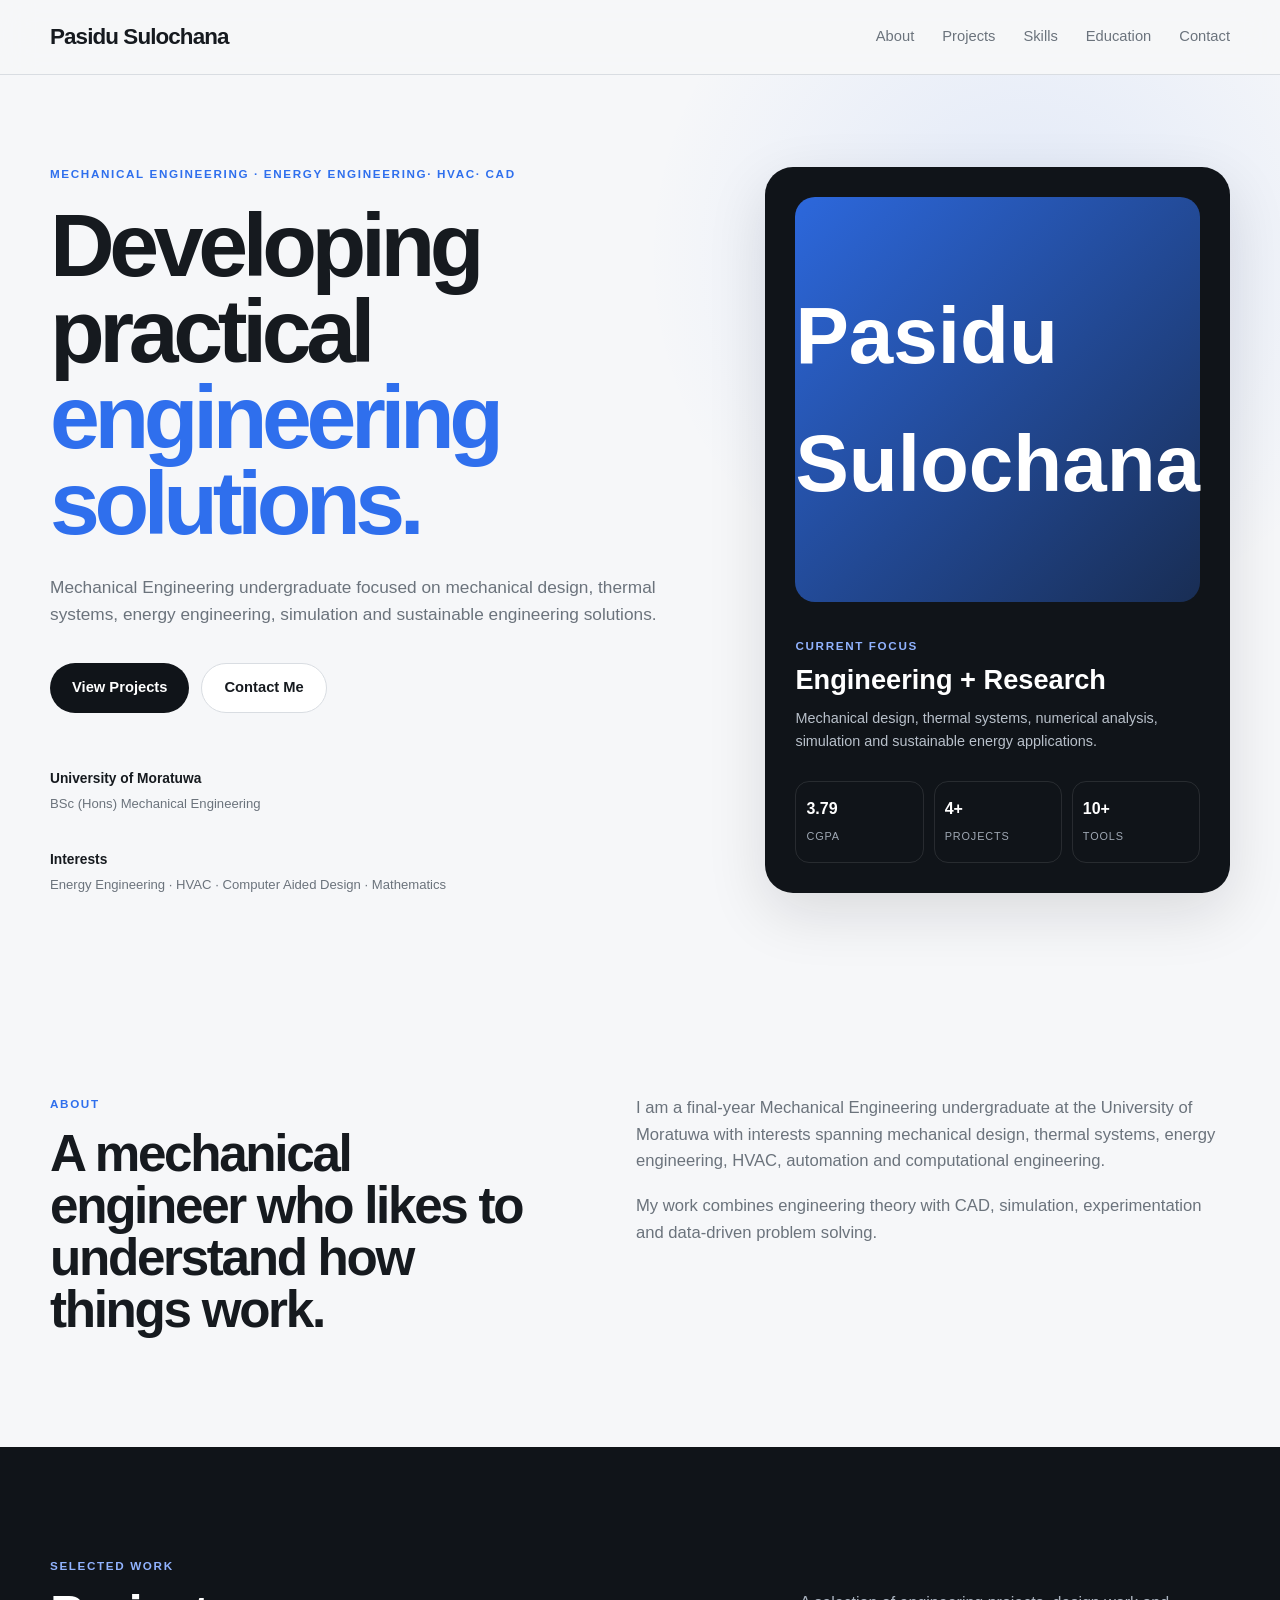
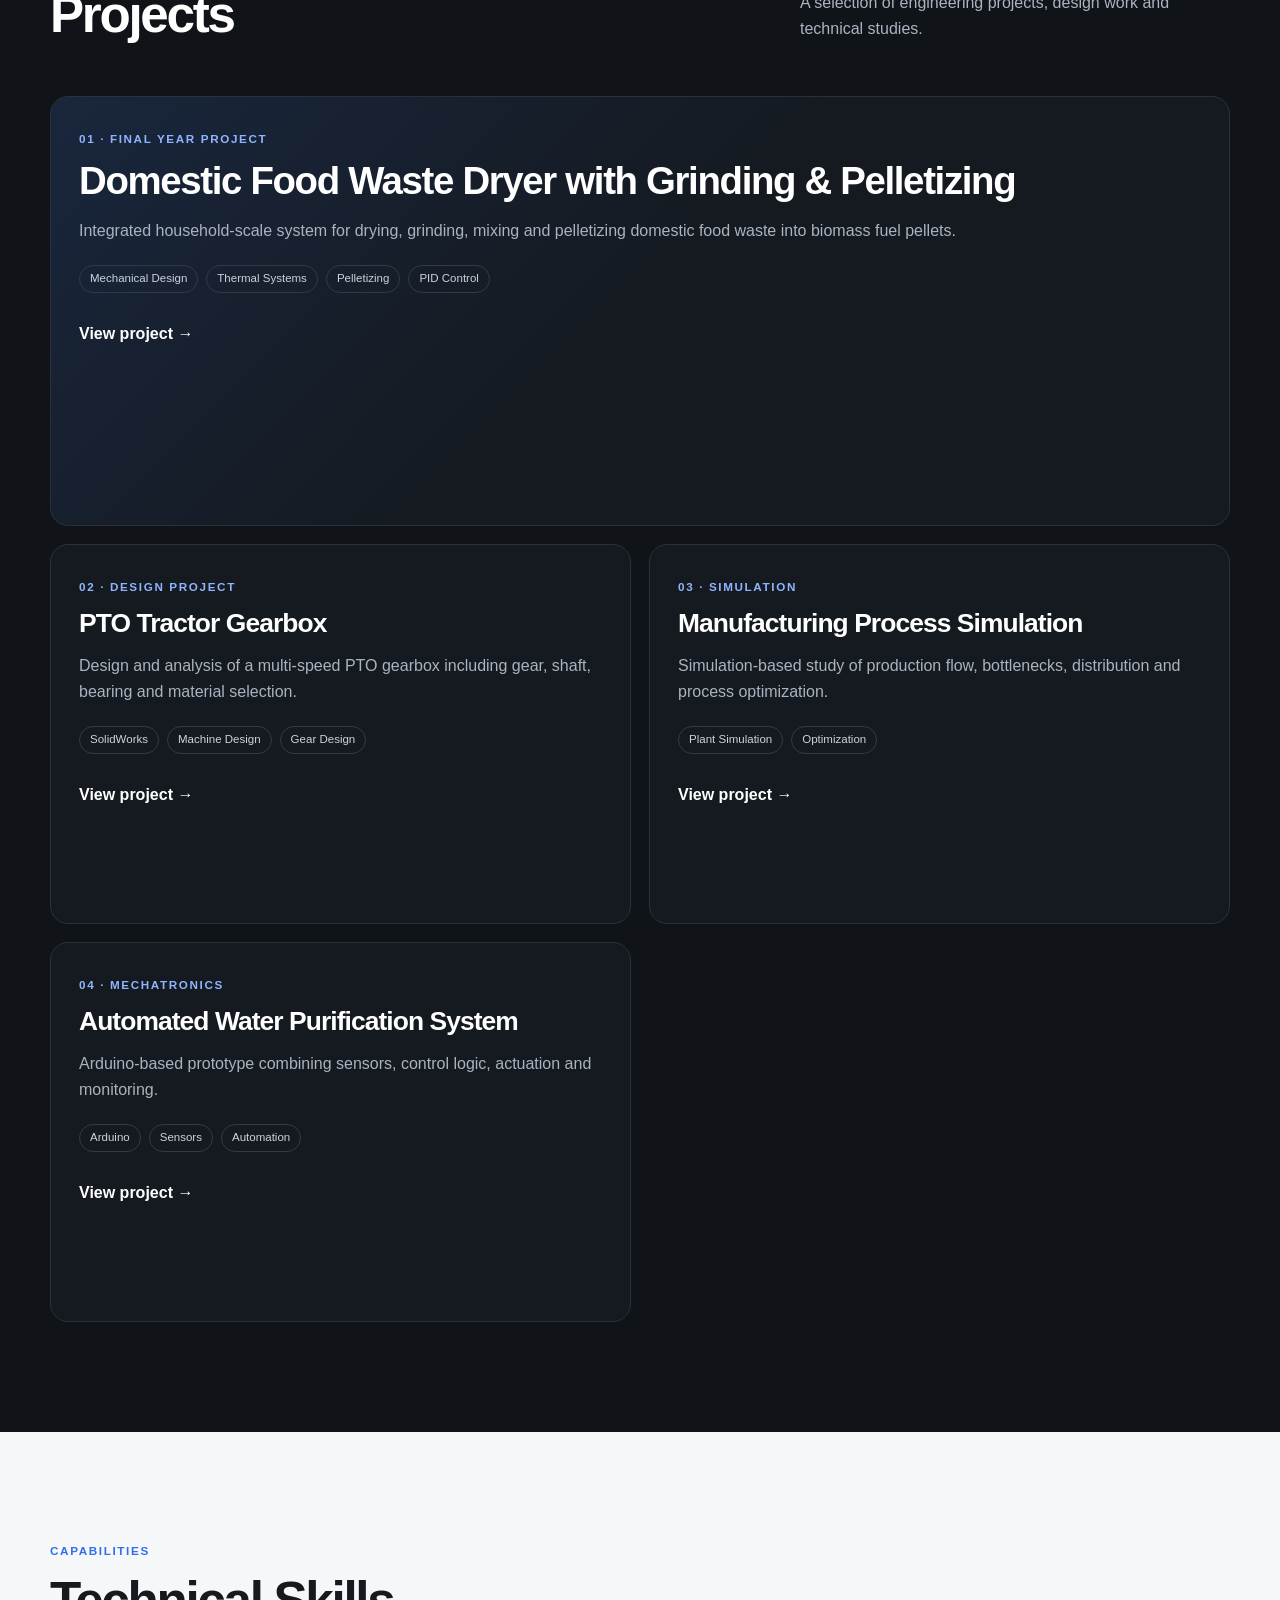
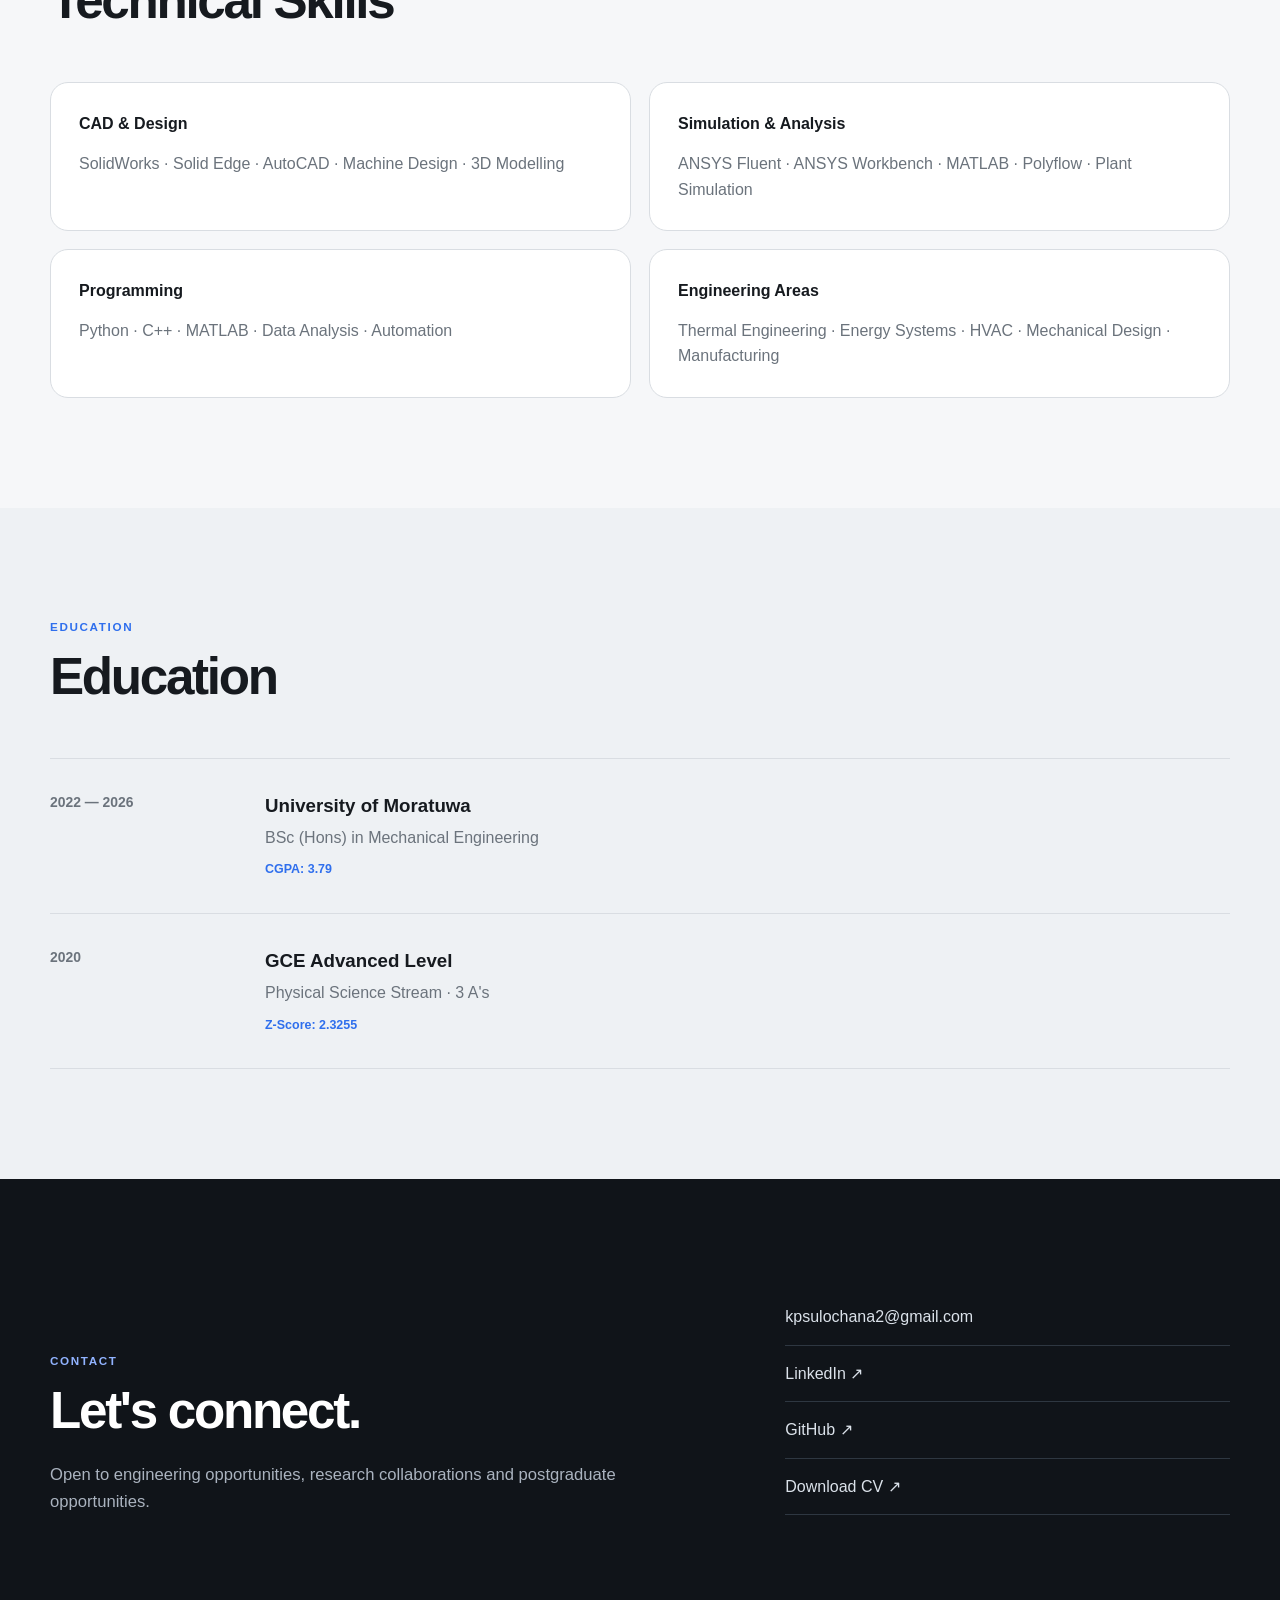
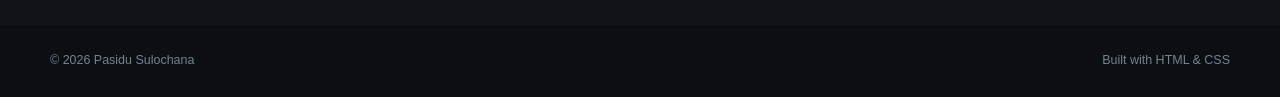
<file: index.html>
<!doctype html>
<html lang="en">
<head>
<meta charset="utf-8"><meta name="viewport" content="width=device-width,initial-scale=1">
<meta name="description" content="Mechanical Engineering portfolio">
<title>Pasidu Sulochana | Mechanical Engineer</title>
<link rel="stylesheet" href="style.css">
</head>
<body>
<header class="site-header"><nav class="nav container"><a class="logo" href="#home">Pasidu Sulochana<span></span></a><div class="nav-links"><a href="#about">About</a><a href="#projects">Projects</a><a href="#skills">Skills</a><a href="#education">Education</a><a href="#contact">Contact</a></div></nav></header>
<main>
<section id="home" class="hero"><div class="container hero-grid"><div><p class="eyebrow">MECHANICAL ENGINEERING · ENERGY ENGINEERING· HVAC· CAD</p><h1>Developing practical <span>engineering solutions.</span></h1><p class="hero-text">Mechanical Engineering undergraduate focused on mechanical design, thermal systems, energy engineering, simulation and sustainable engineering solutions.</p><div class="actions"><a class="btn primary" href="#projects">View Projects</a><a class="btn secondary" href="#contact">Contact Me</a></div><div class="hero-meta"><div><b>University of Moratuwa</b><span>BSc (Hons) Mechanical Engineering</span></div><div><b>Interests</b><span>Energy Engineering · HVAC · Computer Aided Design · Mathematics</span></div></div></div><aside class="hero-card"><div class="profile">Pasidu Sulochana</div><small>CURRENT FOCUS</small><h2>Engineering + Research</h2><p>Mechanical design, thermal systems, numerical analysis, simulation and sustainable energy applications.</p><div class="stats"><div><b>3.79</b><span>CGPA</span></div><div><b>4+</b><span>Projects</span></div><div><b>10+</b><span>Tools</span></div></div></aside></div></section>
<section id="about" class="section"><div class="container two-col"><div><p class="kicker">ABOUT</p><h2>A mechanical engineer who likes to understand how things work.</h2></div><div class="body"><p>I am a final-year Mechanical Engineering undergraduate at the University of Moratuwa with interests spanning mechanical design, thermal systems, energy engineering, HVAC, automation and computational engineering.</p><p>My work combines engineering theory with CAD, simulation, experimentation and data-driven problem solving.</p></div></div></section>
<section id="projects" class="section dark"><div class="container"><div class="heading-row"><div><p class="kicker">SELECTED WORK</p><h2>Projects</h2></div><p class="intro">A selection of engineering projects, design work and technical studies.</p></div><div class="project-grid">
<article class="project featured"><small>01 · FINAL YEAR PROJECT</small><h3>Domestic Food Waste Dryer with Grinding &amp; Pelletizing</h3><p>Integrated household-scale system for drying, grinding, mixing and pelletizing domestic food waste into biomass fuel pellets.</p><div class="tags"><span>Mechanical Design</span><span>Thermal Systems</span><span>Pelletizing</span><span>PID Control</span></div><a href="projects/food-waste-dryer.html">View project →</a></article>
<article class="project"><small>02 · DESIGN PROJECT</small><h3>PTO Tractor Gearbox</h3><p>Design and analysis of a multi-speed PTO gearbox including gear, shaft, bearing and material selection.</p><div class="tags"><span>SolidWorks</span><span>Machine Design</span><span>Gear Design</span></div><a href="projects/pto-gearbox.html">View project →</a></article>
<article class="project"><small>03 · SIMULATION</small><h3>Manufacturing Process Simulation</h3><p>Simulation-based study of production flow, bottlenecks, distribution and process optimization.</p><div class="tags"><span>Plant Simulation</span><span>Optimization</span></div><a href="projects/manufacturing-simulation.html">View project →</a></article>
<article class="project"><small>04 · MECHATRONICS</small><h3>Automated Water Purification System</h3><p>Arduino-based prototype combining sensors, control logic, actuation and monitoring.</p><div class="tags"><span>Arduino</span><span>Sensors</span><span>Automation</span></div><a href="projects/water-purification.html">View project →</a></article>
</div></div></section>
<section id="skills" class="section"><div class="container"><p class="kicker">CAPABILITIES</p><h2>Technical Skills</h2><div class="skills"><div><h3>CAD &amp; Design</h3><p>SolidWorks · Solid Edge · AutoCAD · Machine Design · 3D Modelling</p></div><div><h3>Simulation &amp; Analysis</h3><p>ANSYS Fluent · ANSYS Workbench · MATLAB · Polyflow · Plant Simulation</p></div><div><h3>Programming</h3><p>Python · C++ · MATLAB · Data Analysis · Automation</p></div><div><h3>Engineering Areas</h3><p>Thermal Engineering · Energy Systems · HVAC · Mechanical Design · Manufacturing</p></div></div></div></section>
<section id="education" class="section light"><div class="container"><p class="kicker">EDUCATION</p><h2>Education</h2><div class="timeline"><div><b>2022 — 2026</b><div><h3>University of Moratuwa</h3><p>BSc (Hons) in Mechanical Engineering</p><span>CGPA: 3.79</span></div></div><div><b>2020</b><div><h3>GCE Advanced Level</h3><p>Physical Science Stream · 3 A's</p><span>Z-Score: 2.3255</span></div></div></div></div></section>
<section id="contact" class="section contact"><div class="container contact-grid"><div><p class="kicker">CONTACT</p><h2>Let's connect.</h2><p class="body">Open to engineering opportunities, research collaborations and postgraduate opportunities.</p></div><div class="contact-links"><a href="https://mail.google.com/mail/?view=cm&fs=1&to=kpsulochana2@gmail.com">kpsulochana2@gmail.com</a><a href="https://www.linkedin.com/" target="_blank" rel="noopener">LinkedIn ↗</a><a href="https://github.com/" target="_blank" rel="noopener">GitHub ↗</a><a href="CV_Pasidu_Sulochana.pdf">Download CV ↗</a></div></div></section>
</main><footer><div class="container footer"><span>© 2026 Pasidu Sulochana</span><span>Built with HTML &amp; CSS</span></div></footer>
</body></html>
</file>
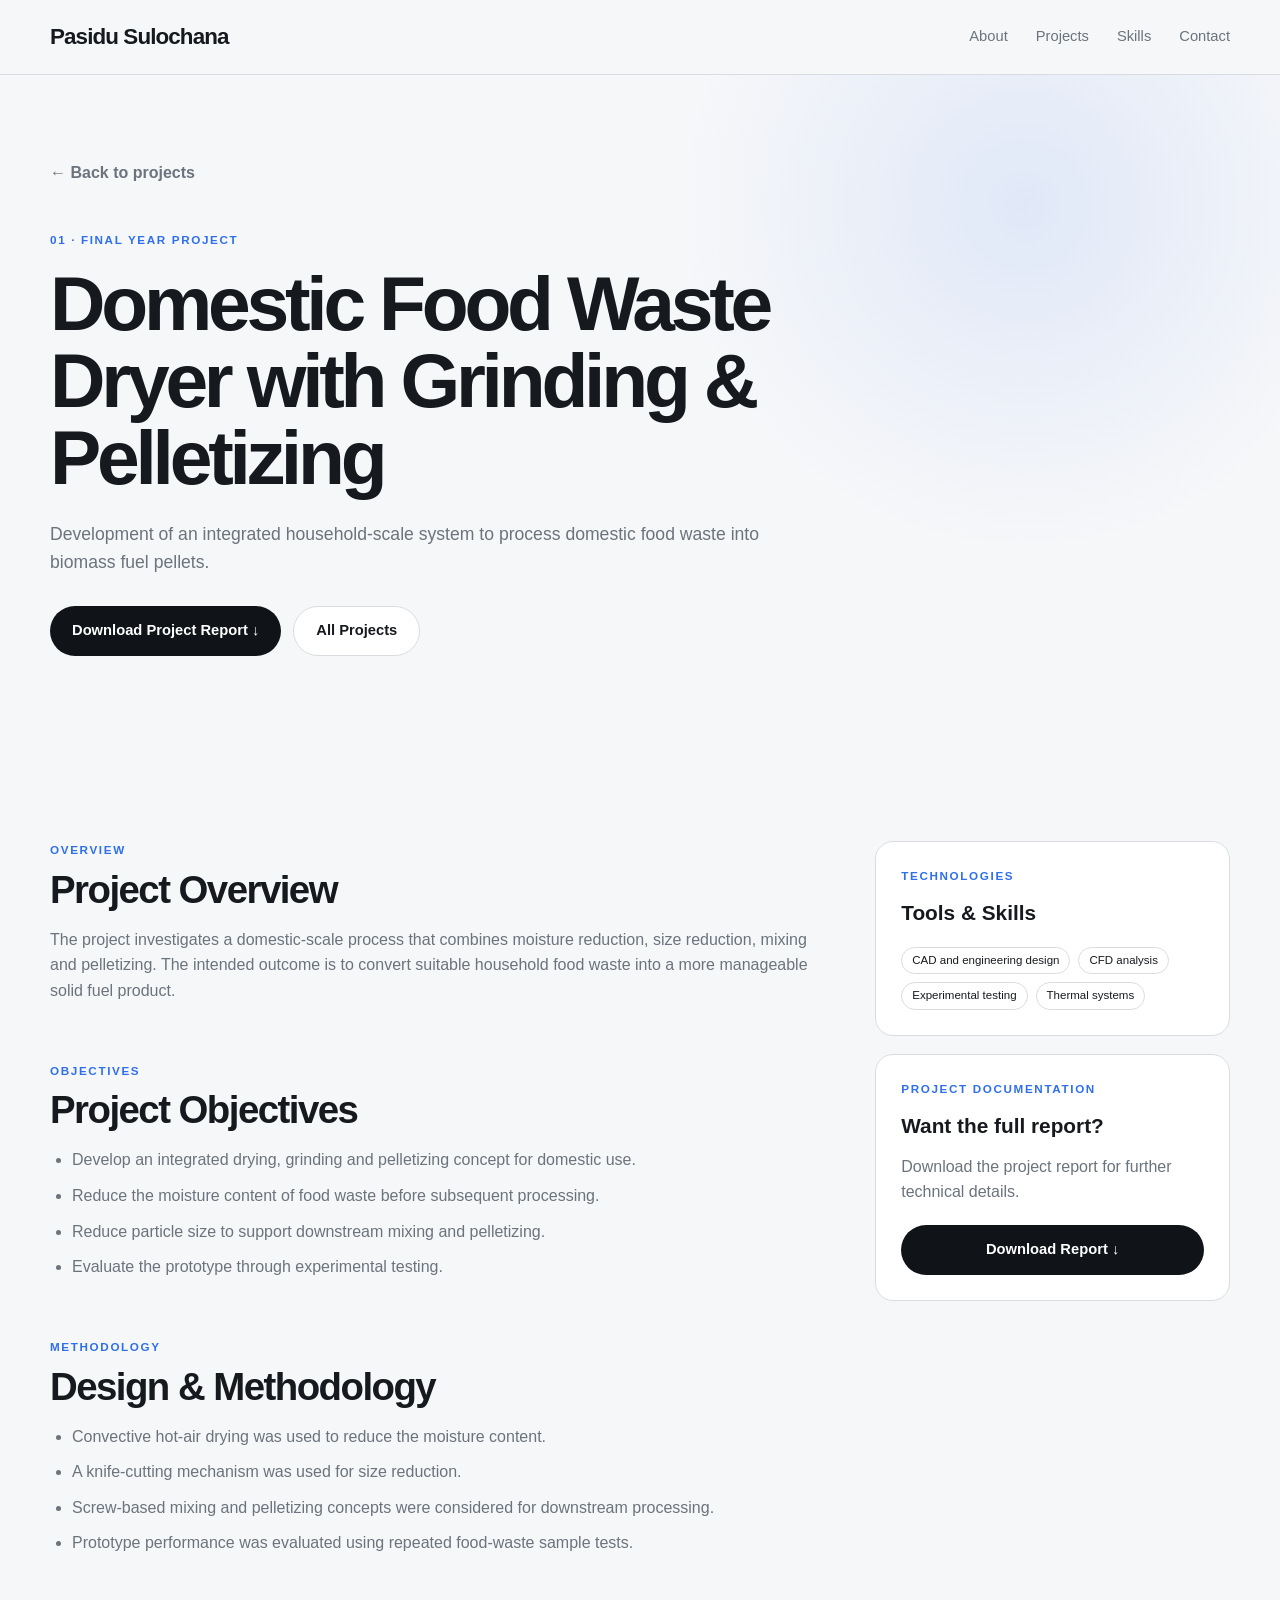
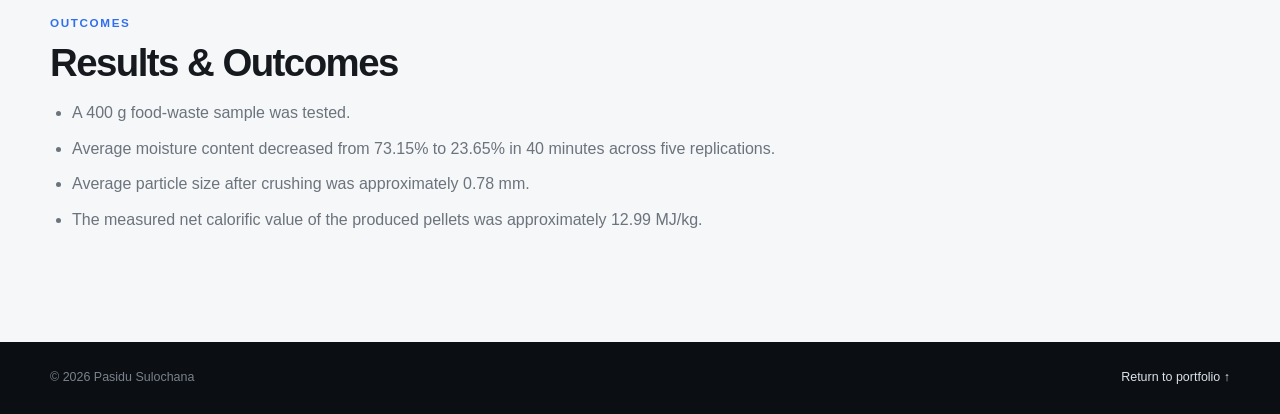
<file: projects/food-waste-dryer.html>
<!doctype html>
<html lang="en">
<head>
<meta charset="utf-8">
<meta name="viewport" content="width=device-width,initial-scale=1">
<meta name="description" content="Development of an integrated household-scale system to process domestic food waste into biomass fuel pellets.">
<title>Domestic Food Waste Dryer with Grinding & Pelletizing | Pasidu Sulochana</title>
<link rel="stylesheet" href="../style.css">
<link rel="stylesheet" href="project.css">
</head>
<body>
<header class="site-header"><nav class="nav container">
<a class="logo" href="../index.html">Pasidu Sulochana<span></span></a>
<div class="nav-links"><a href="../index.html#about">About</a><a href="../index.html#projects">Projects</a><a href="../index.html#skills">Skills</a><a href="../index.html#contact">Contact</a></div>
</nav></header>
<main>
<section class="project-hero"><div class="container">
<a class="back-link" href="../index.html#projects">← Back to projects</a>
<p class="kicker">01 · FINAL YEAR PROJECT</p>
<h1>Domestic Food Waste Dryer with Grinding & Pelletizing</h1>
<p class="project-lead">Development of an integrated household-scale system to process domestic food waste into biomass fuel pellets.</p>
<div class="project-actions">
<a class="btn primary" href="../reports/food-waste-dryer.pdf" download>Download Project Report ↓</a>
<a class="btn secondary" href="../index.html#projects">All Projects</a>
</div>
</div></section>
<section class="section"><div class="container detail-layout">
<article class="detail-main">
<section class="detail-section"><p class="kicker">OVERVIEW</p><h2>Project Overview</h2><p>The project investigates a domestic-scale process that combines moisture reduction, size reduction, mixing and pelletizing. The intended outcome is to convert suitable household food waste into a more manageable solid fuel product.</p></section>
<section class="detail-section"><p class="kicker">OBJECTIVES</p><h2>Project Objectives</h2><ul><li>Develop an integrated drying, grinding and pelletizing concept for domestic use.</li>
<li>Reduce the moisture content of food waste before subsequent processing.</li>
<li>Reduce particle size to support downstream mixing and pelletizing.</li>
<li>Evaluate the prototype through experimental testing.</li></ul></section>
<section class="detail-section"><p class="kicker">METHODOLOGY</p><h2>Design &amp; Methodology</h2><ul><li>Convective hot-air drying was used to reduce the moisture content.</li>
<li>A knife-cutting mechanism was used for size reduction.</li>
<li>Screw-based mixing and pelletizing concepts were considered for downstream processing.</li>
<li>Prototype performance was evaluated using repeated food-waste sample tests.</li></ul></section>
<section class="detail-section"><p class="kicker">OUTCOMES</p><h2>Results &amp; Outcomes</h2><ul><li>A 400 g food-waste sample was tested.</li>
<li>Average moisture content decreased from 73.15% to 23.65% in 40 minutes across five replications.</li>
<li>Average particle size after crushing was approximately 0.78 mm.</li>
<li>The measured net calorific value of the produced pellets was approximately 12.99 MJ/kg.</li></ul></section>
</article>
<aside class="detail-sidebar">
<div class="detail-card"><p class="kicker">TECHNOLOGIES</p><h3>Tools &amp; Skills</h3><div class="tags"><span>CAD and engineering design</span><span>CFD analysis</span><span>Experimental testing</span><span>Thermal systems</span></div></div>
<div class="detail-card report-card"><p class="kicker">PROJECT DOCUMENTATION</p><h3>Want the full report?</h3><p>Download the project report for further technical details.</p><a class="btn primary" href="../reports/food-waste-dryer.pdf" download>Download Report ↓</a></div>
</aside>
</div></section>
</main>
<footer><div class="container footer"><span>© 2026 Pasidu Sulochana</span><a href="../index.html">Return to portfolio ↑</a></div></footer>
</body></html>
</file>
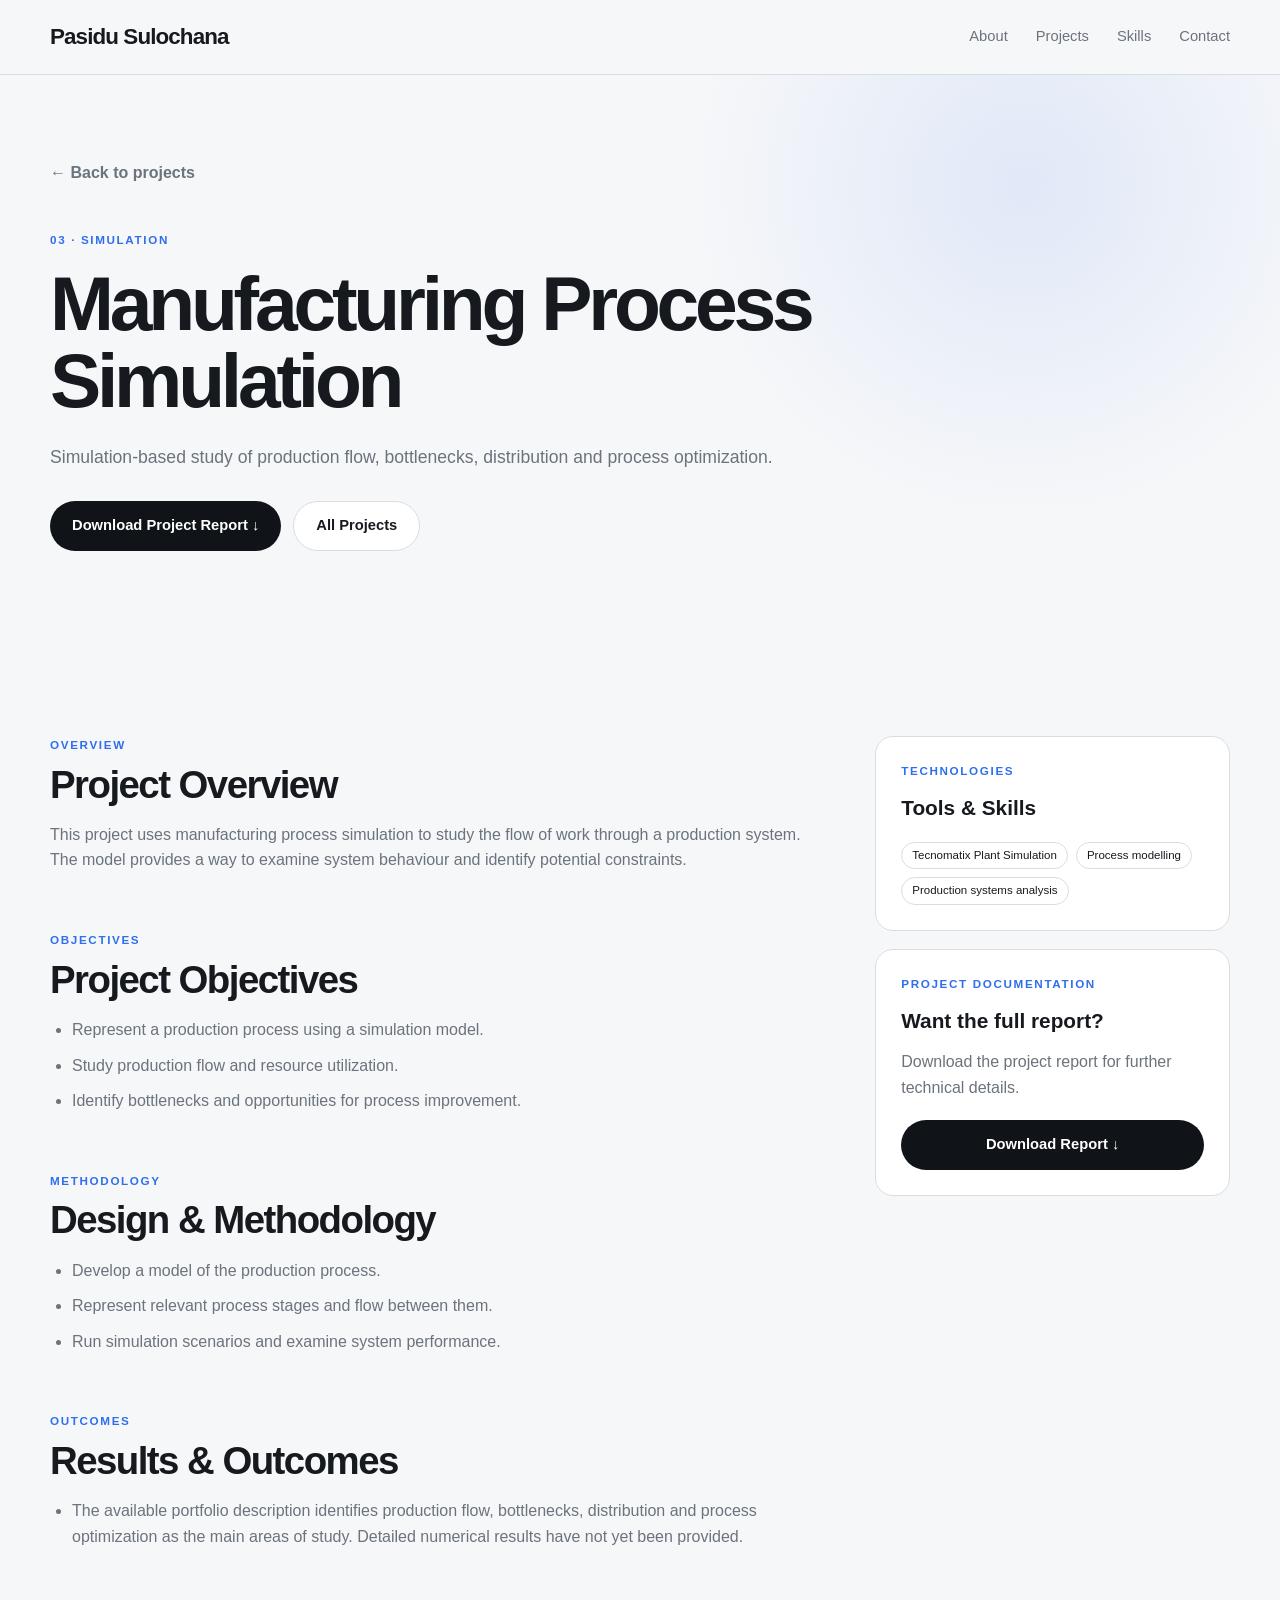
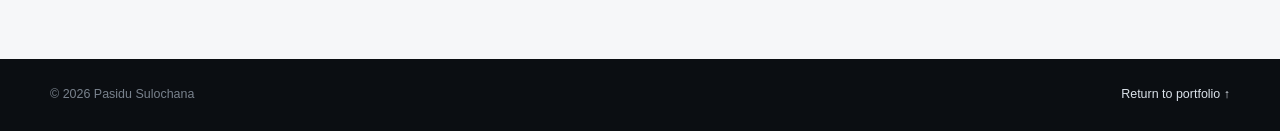
<file: projects/manufacturing-simulation.html>
<!doctype html>
<html lang="en">
<head>
<meta charset="utf-8">
<meta name="viewport" content="width=device-width,initial-scale=1">
<meta name="description" content="Simulation-based study of production flow, bottlenecks, distribution and process optimization.">
<title>Manufacturing Process Simulation | Pasidu Sulochana</title>
<link rel="stylesheet" href="../style.css">
<link rel="stylesheet" href="project.css">
</head>
<body>
<header class="site-header"><nav class="nav container">
<a class="logo" href="../index.html">Pasidu Sulochana<span></span></a>
<div class="nav-links"><a href="../index.html#about">About</a><a href="../index.html#projects">Projects</a><a href="../index.html#skills">Skills</a><a href="../index.html#contact">Contact</a></div>
</nav></header>
<main>
<section class="project-hero"><div class="container">
<a class="back-link" href="../index.html#projects">← Back to projects</a>
<p class="kicker">03 · SIMULATION</p>
<h1>Manufacturing Process Simulation</h1>
<p class="project-lead">Simulation-based study of production flow, bottlenecks, distribution and process optimization.</p>
<div class="project-actions">
<a class="btn primary" href="../reports/manufacturing-simulation.pdf" download>Download Project Report ↓</a>
<a class="btn secondary" href="../index.html#projects">All Projects</a>
</div>
</div></section>
<section class="section"><div class="container detail-layout">
<article class="detail-main">
<section class="detail-section"><p class="kicker">OVERVIEW</p><h2>Project Overview</h2><p>This project uses manufacturing process simulation to study the flow of work through a production system. The model provides a way to examine system behaviour and identify potential constraints.</p></section>
<section class="detail-section"><p class="kicker">OBJECTIVES</p><h2>Project Objectives</h2><ul><li>Represent a production process using a simulation model.</li>
<li>Study production flow and resource utilization.</li>
<li>Identify bottlenecks and opportunities for process improvement.</li></ul></section>
<section class="detail-section"><p class="kicker">METHODOLOGY</p><h2>Design &amp; Methodology</h2><ul><li>Develop a model of the production process.</li>
<li>Represent relevant process stages and flow between them.</li>
<li>Run simulation scenarios and examine system performance.</li></ul></section>
<section class="detail-section"><p class="kicker">OUTCOMES</p><h2>Results &amp; Outcomes</h2><ul><li>The available portfolio description identifies production flow, bottlenecks, distribution and process optimization as the main areas of study. Detailed numerical results have not yet been provided.</li></ul></section>
</article>
<aside class="detail-sidebar">
<div class="detail-card"><p class="kicker">TECHNOLOGIES</p><h3>Tools &amp; Skills</h3><div class="tags"><span>Tecnomatix Plant Simulation</span><span>Process modelling</span><span>Production systems analysis</span></div></div>
<div class="detail-card report-card"><p class="kicker">PROJECT DOCUMENTATION</p><h3>Want the full report?</h3><p>Download the project report for further technical details.</p><a class="btn primary" href="../reports/manufacturing-simulation.pdf" download>Download Report ↓</a></div>
</aside>
</div></section>
</main>
<footer><div class="container footer"><span>© 2026 Pasidu Sulochana</span><a href="../index.html">Return to portfolio ↑</a></div></footer>
</body></html>
</file>
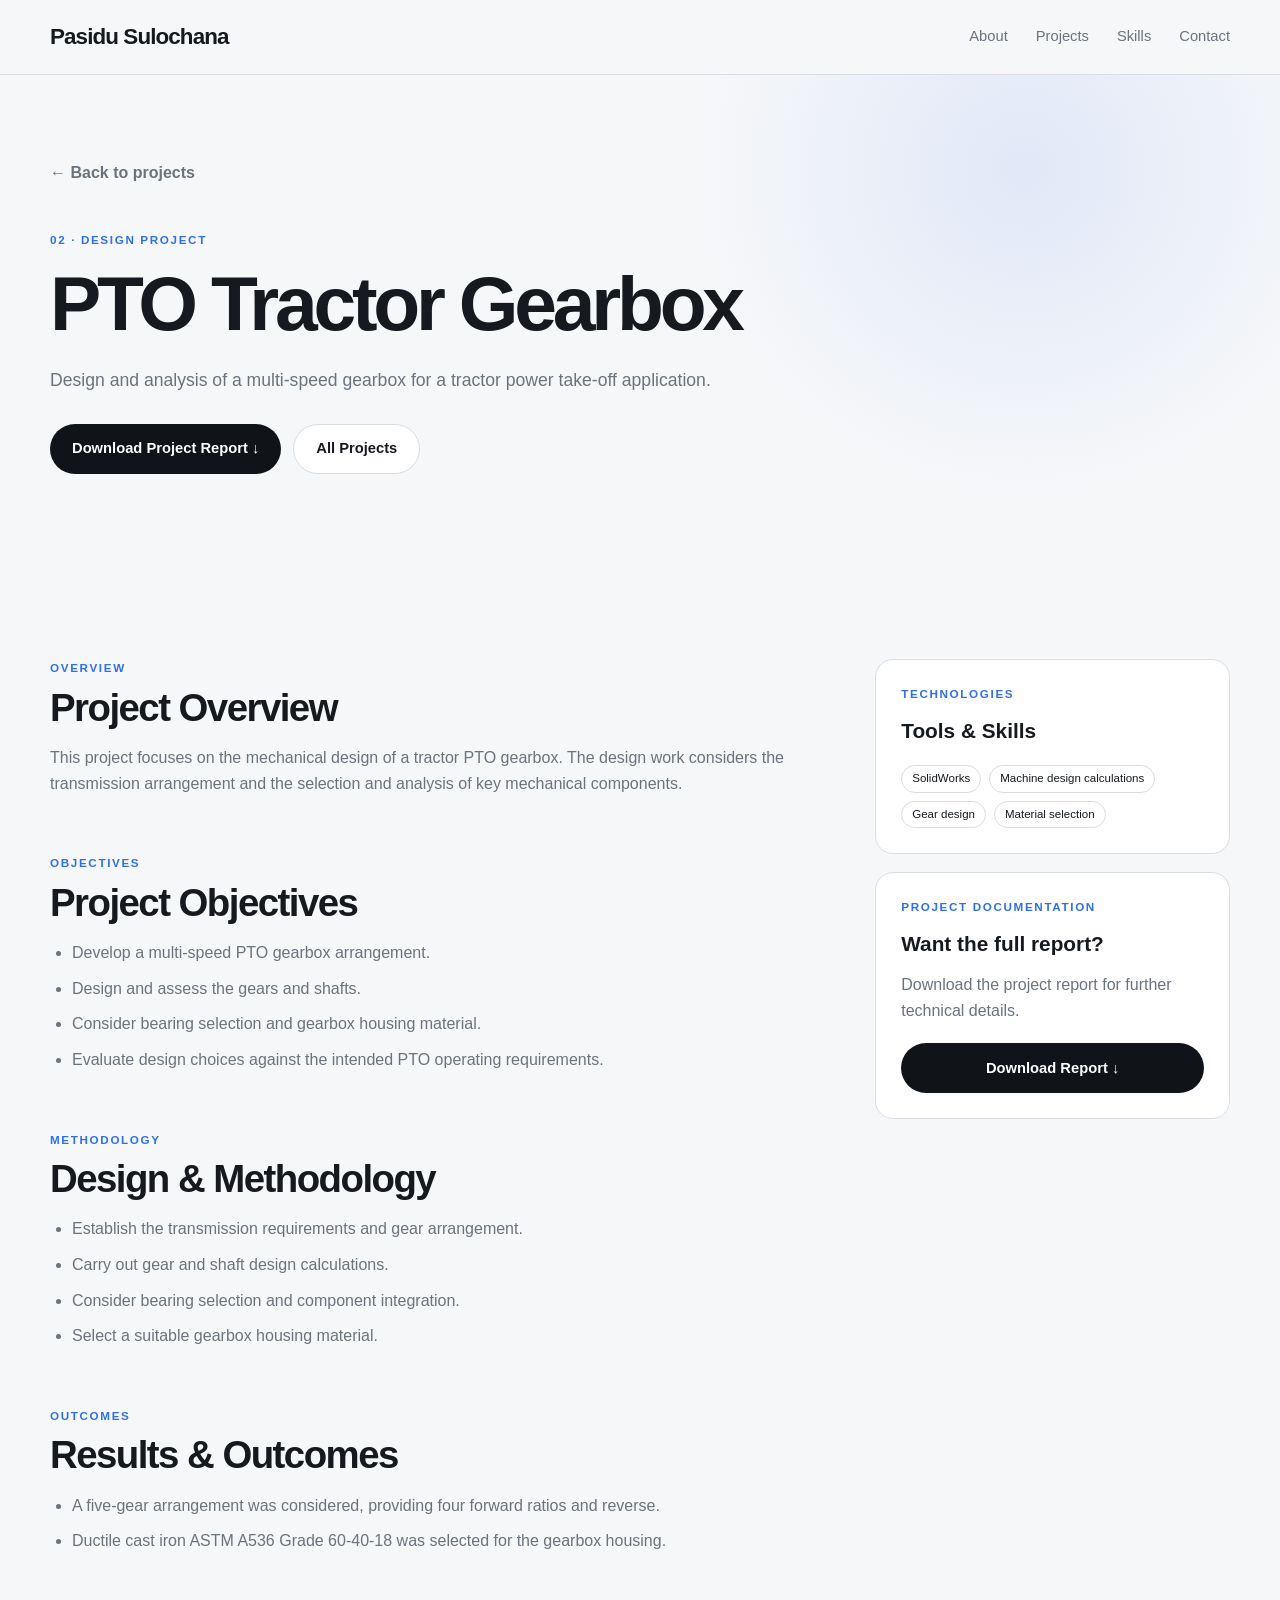
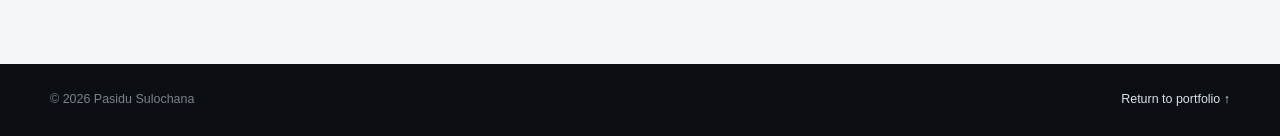
<file: projects/pto-gearbox.html>
<!doctype html>
<html lang="en">
<head>
<meta charset="utf-8">
<meta name="viewport" content="width=device-width,initial-scale=1">
<meta name="description" content="Design and analysis of a multi-speed gearbox for a tractor power take-off application.">
<title>PTO Tractor Gearbox | Pasidu Sulochana</title>
<link rel="stylesheet" href="../style.css">
<link rel="stylesheet" href="project.css">
</head>
<body>
<header class="site-header"><nav class="nav container">
<a class="logo" href="../index.html">Pasidu Sulochana<span></span></a>
<div class="nav-links"><a href="../index.html#about">About</a><a href="../index.html#projects">Projects</a><a href="../index.html#skills">Skills</a><a href="../index.html#contact">Contact</a></div>
</nav></header>
<main>
<section class="project-hero"><div class="container">
<a class="back-link" href="../index.html#projects">← Back to projects</a>
<p class="kicker">02 · DESIGN PROJECT</p>
<h1>PTO Tractor Gearbox</h1>
<p class="project-lead">Design and analysis of a multi-speed gearbox for a tractor power take-off application.</p>
<div class="project-actions">
<a class="btn primary" href="../reports/pto-gearbox.pdf" download>Download Project Report ↓</a>
<a class="btn secondary" href="../index.html#projects">All Projects</a>
</div>
</div></section>
<section class="section"><div class="container detail-layout">
<article class="detail-main">
<section class="detail-section"><p class="kicker">OVERVIEW</p><h2>Project Overview</h2><p>This project focuses on the mechanical design of a tractor PTO gearbox. The design work considers the transmission arrangement and the selection and analysis of key mechanical components.</p></section>
<section class="detail-section"><p class="kicker">OBJECTIVES</p><h2>Project Objectives</h2><ul><li>Develop a multi-speed PTO gearbox arrangement.</li>
<li>Design and assess the gears and shafts.</li>
<li>Consider bearing selection and gearbox housing material.</li>
<li>Evaluate design choices against the intended PTO operating requirements.</li></ul></section>
<section class="detail-section"><p class="kicker">METHODOLOGY</p><h2>Design &amp; Methodology</h2><ul><li>Establish the transmission requirements and gear arrangement.</li>
<li>Carry out gear and shaft design calculations.</li>
<li>Consider bearing selection and component integration.</li>
<li>Select a suitable gearbox housing material.</li></ul></section>
<section class="detail-section"><p class="kicker">OUTCOMES</p><h2>Results &amp; Outcomes</h2><ul><li>A five-gear arrangement was considered, providing four forward ratios and reverse.</li>
<li>Ductile cast iron ASTM A536 Grade 60-40-18 was selected for the gearbox housing.</li></ul></section>
</article>
<aside class="detail-sidebar">
<div class="detail-card"><p class="kicker">TECHNOLOGIES</p><h3>Tools &amp; Skills</h3><div class="tags"><span>SolidWorks</span><span>Machine design calculations</span><span>Gear design</span><span>Material selection</span></div></div>
<div class="detail-card report-card"><p class="kicker">PROJECT DOCUMENTATION</p><h3>Want the full report?</h3><p>Download the project report for further technical details.</p><a class="btn primary" href="../reports/pto-gearbox.pdf" download>Download Report ↓</a></div>
</aside>
</div></section>
</main>
<footer><div class="container footer"><span>© 2026 Pasidu Sulochana</span><a href="../index.html">Return to portfolio ↑</a></div></footer>
</body></html>
</file>
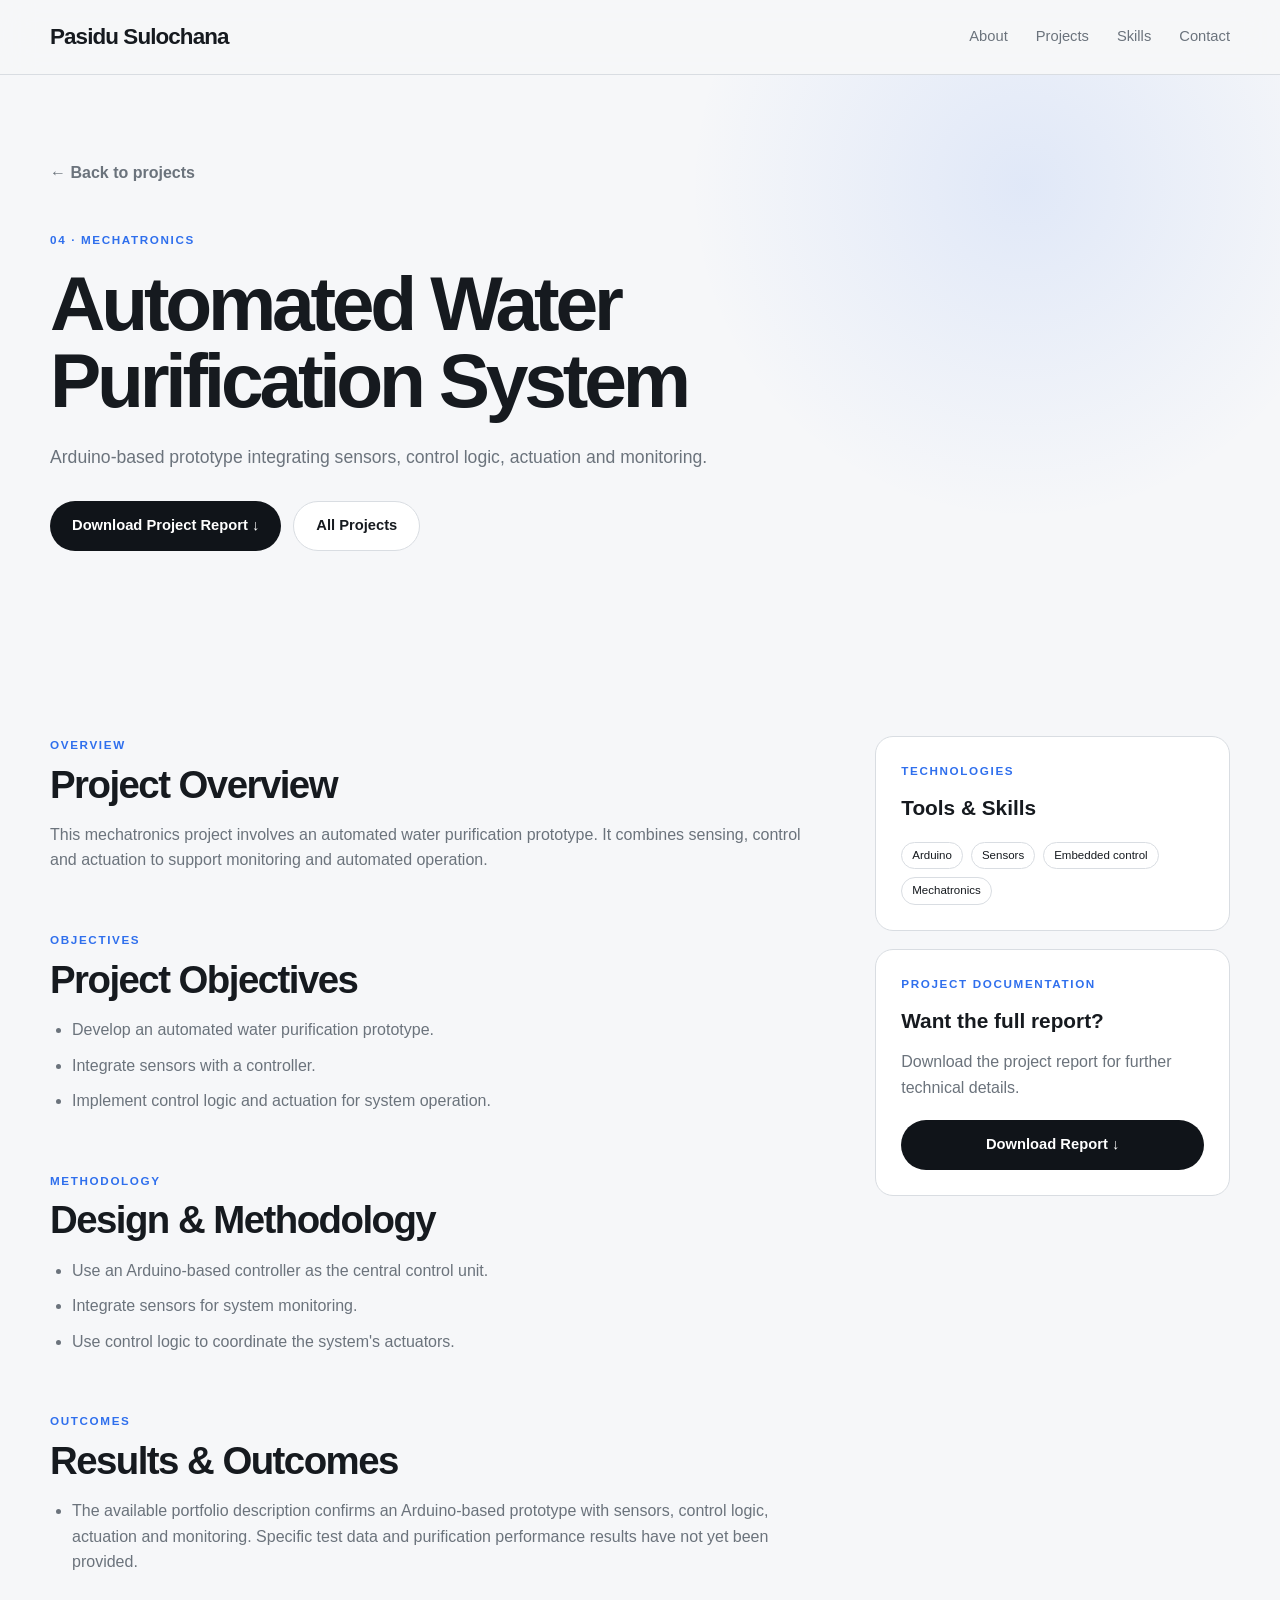
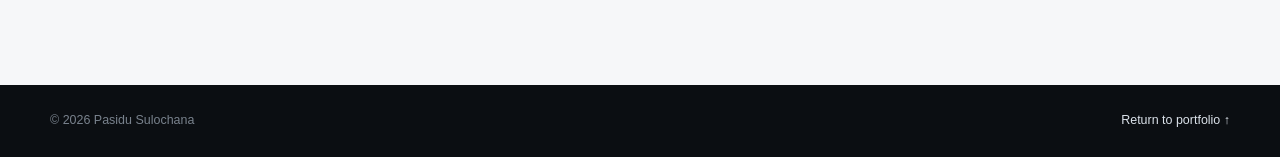
<file: projects/water-purification.html>
<!doctype html>
<html lang="en">
<head>
<meta charset="utf-8">
<meta name="viewport" content="width=device-width,initial-scale=1">
<meta name="description" content="Arduino-based prototype integrating sensors, control logic, actuation and monitoring.">
<title>Automated Water Purification System | Pasidu Sulochana</title>
<link rel="stylesheet" href="../style.css">
<link rel="stylesheet" href="project.css">
</head>
<body>
<header class="site-header"><nav class="nav container">
<a class="logo" href="../index.html">Pasidu Sulochana<span></span></a>
<div class="nav-links"><a href="../index.html#about">About</a><a href="../index.html#projects">Projects</a><a href="../index.html#skills">Skills</a><a href="../index.html#contact">Contact</a></div>
</nav></header>
<main>
<section class="project-hero"><div class="container">
<a class="back-link" href="../index.html#projects">← Back to projects</a>
<p class="kicker">04 · MECHATRONICS</p>
<h1>Automated Water Purification System</h1>
<p class="project-lead">Arduino-based prototype integrating sensors, control logic, actuation and monitoring.</p>
<div class="project-actions">
<a class="btn primary" href="../reports/water-purification.pdf" download>Download Project Report ↓</a>
<a class="btn secondary" href="../index.html#projects">All Projects</a>
</div>
</div></section>
<section class="section"><div class="container detail-layout">
<article class="detail-main">
<section class="detail-section"><p class="kicker">OVERVIEW</p><h2>Project Overview</h2><p>This mechatronics project involves an automated water purification prototype. It combines sensing, control and actuation to support monitoring and automated operation.</p></section>
<section class="detail-section"><p class="kicker">OBJECTIVES</p><h2>Project Objectives</h2><ul><li>Develop an automated water purification prototype.</li>
<li>Integrate sensors with a controller.</li>
<li>Implement control logic and actuation for system operation.</li></ul></section>
<section class="detail-section"><p class="kicker">METHODOLOGY</p><h2>Design &amp; Methodology</h2><ul><li>Use an Arduino-based controller as the central control unit.</li>
<li>Integrate sensors for system monitoring.</li>
<li>Use control logic to coordinate the system's actuators.</li></ul></section>
<section class="detail-section"><p class="kicker">OUTCOMES</p><h2>Results &amp; Outcomes</h2><ul><li>The available portfolio description confirms an Arduino-based prototype with sensors, control logic, actuation and monitoring. Specific test data and purification performance results have not yet been provided.</li></ul></section>
</article>
<aside class="detail-sidebar">
<div class="detail-card"><p class="kicker">TECHNOLOGIES</p><h3>Tools &amp; Skills</h3><div class="tags"><span>Arduino</span><span>Sensors</span><span>Embedded control</span><span>Mechatronics</span></div></div>
<div class="detail-card report-card"><p class="kicker">PROJECT DOCUMENTATION</p><h3>Want the full report?</h3><p>Download the project report for further technical details.</p><a class="btn primary" href="../reports/water-purification.pdf" download>Download Report ↓</a></div>
</aside>
</div></section>
</main>
<footer><div class="container footer"><span>© 2026 Pasidu Sulochana</span><a href="../index.html">Return to portfolio ↑</a></div></footer>
</body></html>
</file>
<file: style.css>
:root{--bg:#f6f7f9;--surface:#fff;--soft:#eef1f4;--dark:#101419;--dark2:#171c22;--text:#161a1f;--muted:#6b737c;--line:#d9dde2;--accent:#2f6fed;--max:1180px}*{box-sizing:border-box;margin:0;padding:0}html{scroll-behavior:smooth}body{font-family:Inter,ui-sans-serif,-apple-system,BlinkMacSystemFont,"Segoe UI",Roboto,Arial,sans-serif;color:var(--text);background:var(--bg);line-height:1.6;-webkit-font-smoothing:antialiased}a{color:inherit;text-decoration:none}.container{width:min(calc(100% - 40px),var(--max));margin:auto}.site-header{position:sticky;top:0;z-index:10;background:rgba(246,247,249,.86);backdrop-filter:blur(16px);border-bottom:1px solid var(--line)}.nav{min-height:74px;display:flex;justify-content:space-between;align-items:center}.logo{font-size:1.4rem;font-weight:800;letter-spacing:-.04em}.logo span,.kicker,.eyebrow{color:var(--accent)}.nav-links{display:flex;gap:28px;color:var(--muted);font-size:.92rem}.nav-links a:hover{color:var(--text)}.hero{min-height:calc(100vh - 74px);display:flex;align-items:center;padding:90px 0;background:radial-gradient(circle at 80% 20%,rgba(47,111,237,.11),transparent 30%)}.hero-grid{display:grid;grid-template-columns:1.35fr .65fr;gap:80px;align-items:center}.eyebrow,.kicker,.hero-card small,.project small{font-size:.73rem;font-weight:800;letter-spacing:.14em;text-transform:uppercase}.hero h1{margin-top:18px;max-width:780px;font-size:clamp(3.1rem,7vw,6.3rem);line-height:.96;letter-spacing:-.06em}.hero h1 span{display:block;color:var(--accent)}.hero-text{max-width:700px;margin-top:28px;color:var(--muted);font-size:1.08rem}.actions{display:flex;gap:12px;flex-wrap:wrap;margin-top:34px}.btn{min-height:50px;padding:0 22px;border-radius:999px;display:inline-flex;align-items:center;font-weight:700;font-size:.92rem}.primary{background:var(--dark);color:#fff}.primary:hover{background:var(--accent)}.secondary{border:1px solid var(--line);background:#fff}.hero-meta{display:flex;gap:35px;flex-wrap:wrap;margin-top:55px}.hero-meta div{display:grid;gap:3px}.hero-meta b{font-size:.86rem}.hero-meta span{font-size:.82rem;color:var(--muted)}.hero-card{background:var(--dark);color:#fff;padding:30px;border-radius:28px;box-shadow:0 20px 60px rgba(16,20,25,.12)}.profile{aspect-ratio:1;border-radius:20px;display:grid;place-items:center;margin-bottom:30px;background:linear-gradient(135deg,rgba(47,111,237,.92),rgba(47,111,237,.28));font-size:5rem;font-weight:800}.hero-card small{color:#91b3ff}.hero-card h2{font-size:1.7rem;line-height:1.1;margin-top:8px}.hero-card>p{color:#b8c0ca;margin-top:12px;font-size:.9rem}.stats{display:grid;grid-template-columns:repeat(3,1fr);gap:10px;margin-top:28px}.stats div{padding:14px 10px;border:1px solid rgba(255,255,255,.1);border-radius:14px}.stats b{display:block}.stats span{font-size:.68rem;text-transform:uppercase;color:#9fa8b4;letter-spacing:.08em}.section{padding:110px 0}.dark{background:var(--dark);color:#fff}.light{background:var(--soft)}.two-col,.contact-grid{display:grid;grid-template-columns:.9fr 1.1fr;gap:100px}.section h2,.contact h2{margin-top:14px;max-width:750px;font-size:clamp(2.2rem,4vw,4rem);line-height:1.02;letter-spacing:-.045em}.body{color:var(--muted);font-size:1.04rem}.body p+p{margin-top:18px}.heading-row{display:flex;justify-content:space-between;align-items:end;gap:40px;margin-bottom:55px}.intro{max-width:430px;color:#aab3bf}.dark .kicker,.contact .kicker{color:#91b3ff}.project-grid{display:grid;grid-template-columns:repeat(2,1fr);gap:18px}.project{min-height:380px;padding:28px;border:1px solid #2a313a;background:#151a20;border-radius:18px;transition:.25s}.project:hover{transform:translateY(-5px);border-color:#4a5664}.project.featured{grid-column:span 2;min-height:430px;background:linear-gradient(135deg,rgba(47,111,237,.14),transparent 50%),#151a20}.project small{color:#91b3ff}.project h3{margin-top:10px;font-size:clamp(1.65rem,3vw,2.6rem);line-height:1.06;letter-spacing:-.035em}.project:not(.featured) h3{font-size:1.65rem}.project>p{margin-top:16px;color:#aab3bf}.tags{display:flex;flex-wrap:wrap;gap:8px;margin-top:22px}.tags span{padding:7px 10px;border:1px solid #313a45;border-radius:999px;color:#cbd3dc;font-size:.72rem;line-height:1}.project a{display:inline-flex;margin-top:28px;font-weight:700}.skills{display:grid;grid-template-columns:repeat(2,1fr);gap:18px;margin-top:55px}.skills>div{padding:28px;border:1px solid var(--line);border-radius:18px;background:#fff}.skills h3{font-size:1rem}.skills p{margin-top:14px;color:var(--muted)}.timeline{margin-top:55px;border-top:1px solid var(--line)}.timeline>div{display:grid;grid-template-columns:180px 1fr;gap:35px;padding:32px 0;border-bottom:1px solid var(--line)}.timeline b{font-size:.87rem;color:var(--muted)}.timeline p{color:var(--muted);margin-top:4px}.timeline span{display:inline-block;margin-top:10px;font-size:.78rem;font-weight:700;color:var(--accent)}.contact{background:var(--dark);color:#fff}.contact-grid{grid-template-columns:1fr .7fr;align-items:end}.contact .body{margin-top:25px;max-width:620px;color:#aab3bf}.contact-links{display:grid}.contact-links a{padding:15px 0;border-bottom:1px solid #2e3741;color:#dbe2ea}.contact-links a:hover{color:#91b3ff}footer{background:#0b0e12;color:#79828d}.footer{min-height:72px;display:flex;justify-content:space-between;align-items:center;font-size:.78rem}@media(max-width:900px){.nav-links{display:none}.hero-grid,.two-col,.contact-grid{grid-template-columns:1fr}.hero-grid{gap:50px}.project-grid,.skills{grid-template-columns:1fr}.project.featured{grid-column:span 1}.heading-row{align-items:start;flex-direction:column}}@media(max-width:640px){.container{width:min(calc(100% - 28px),var(--max))}.section{padding:80px 0}.hero h1{font-size:clamp(2.8rem,15vw,4.4rem)}.hero-meta{flex-direction:column;gap:18px;margin-top:40px}.hero-card,.project,.skills>div{padding:22px}.timeline>div{grid-template-columns:1fr;gap:10px}.footer{flex-direction:column;justify-content:center;padding:18px 0;gap:5px}}
</file>
<file: projects/project.css>
.project-hero{padding:85px 0 75px;background:radial-gradient(circle at 80% 20%,rgba(47,111,237,.11),transparent 30%)}.back-link{display:inline-block;color:var(--muted);font-weight:700;margin-bottom:45px}.back-link:hover{color:var(--accent)}.project-hero h1{max-width:900px;margin-top:16px;font-size:clamp(2.7rem,6vw,5.3rem);line-height:1;letter-spacing:-.055em}.project-lead{max-width:760px;margin-top:24px;color:var(--muted);font-size:1.1rem}.project-actions{display:flex;gap:12px;flex-wrap:wrap;margin-top:30px}.detail-layout{display:grid;grid-template-columns:minmax(0,1.5fr) minmax(260px,.7fr);gap:65px;align-items:start}.detail-section+.detail-section{margin-top:58px}.detail-section h2{margin:10px 0 18px;font-size:clamp(1.8rem,3vw,2.6rem);letter-spacing:-.04em}.detail-section>p:not(.kicker),.detail-section li{color:var(--muted);font-size:1rem}.detail-section ul{padding-left:22px}.detail-section li+li{margin-top:10px}.detail-card{padding:25px;border:1px solid var(--line);border-radius:18px;background:#fff}.detail-card+.detail-card{margin-top:18px}.detail-card h3{font-size:1.3rem;margin-top:10px}.detail-card .tags{margin-top:18px}.detail-card .tags span{color:var(--text);border-color:var(--line)}.report-card p:not(.kicker){margin:12px 0 20px;color:var(--muted)}.report-card .btn{width:100%;justify-content:center}.footer a{color:#dbe2ea}.footer a:hover{color:#91b3ff}@media(max-width:900px){.detail-layout{grid-template-columns:1fr;gap:30px}}
</file>
